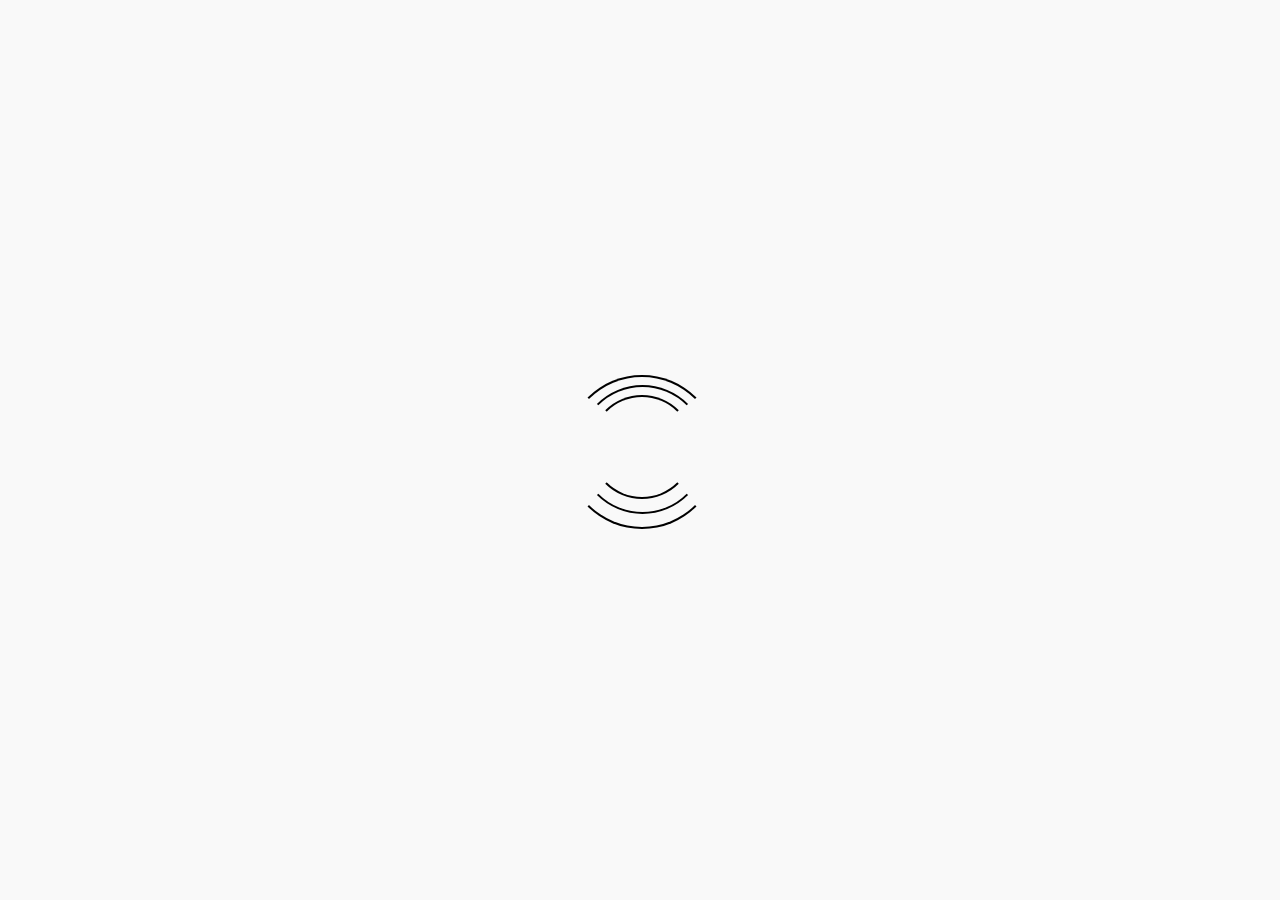
<file: preloader/example/infinite/index.html>
<!DOCTYPE html>
<html>
  <head>
    <meta charset="utf-8">
    <title>Preloader CSS3 animation</title>
    <link href="css/preloader.css" rel="stylesheet">
    <!--DEV STYLES-->
    <style>
      * {
        margin: 0;
        padding: 0;
      }
    </style>
  </head>
  <body>
    <!--PRELOADER-->
    <div class="preloader">
      <div class="spin first"></div>
      <div class="spin second"></div>
      <div class="spin third"></div>
    </div>
    <!--/PRELOADER-->
  </body>
</html>
</file>
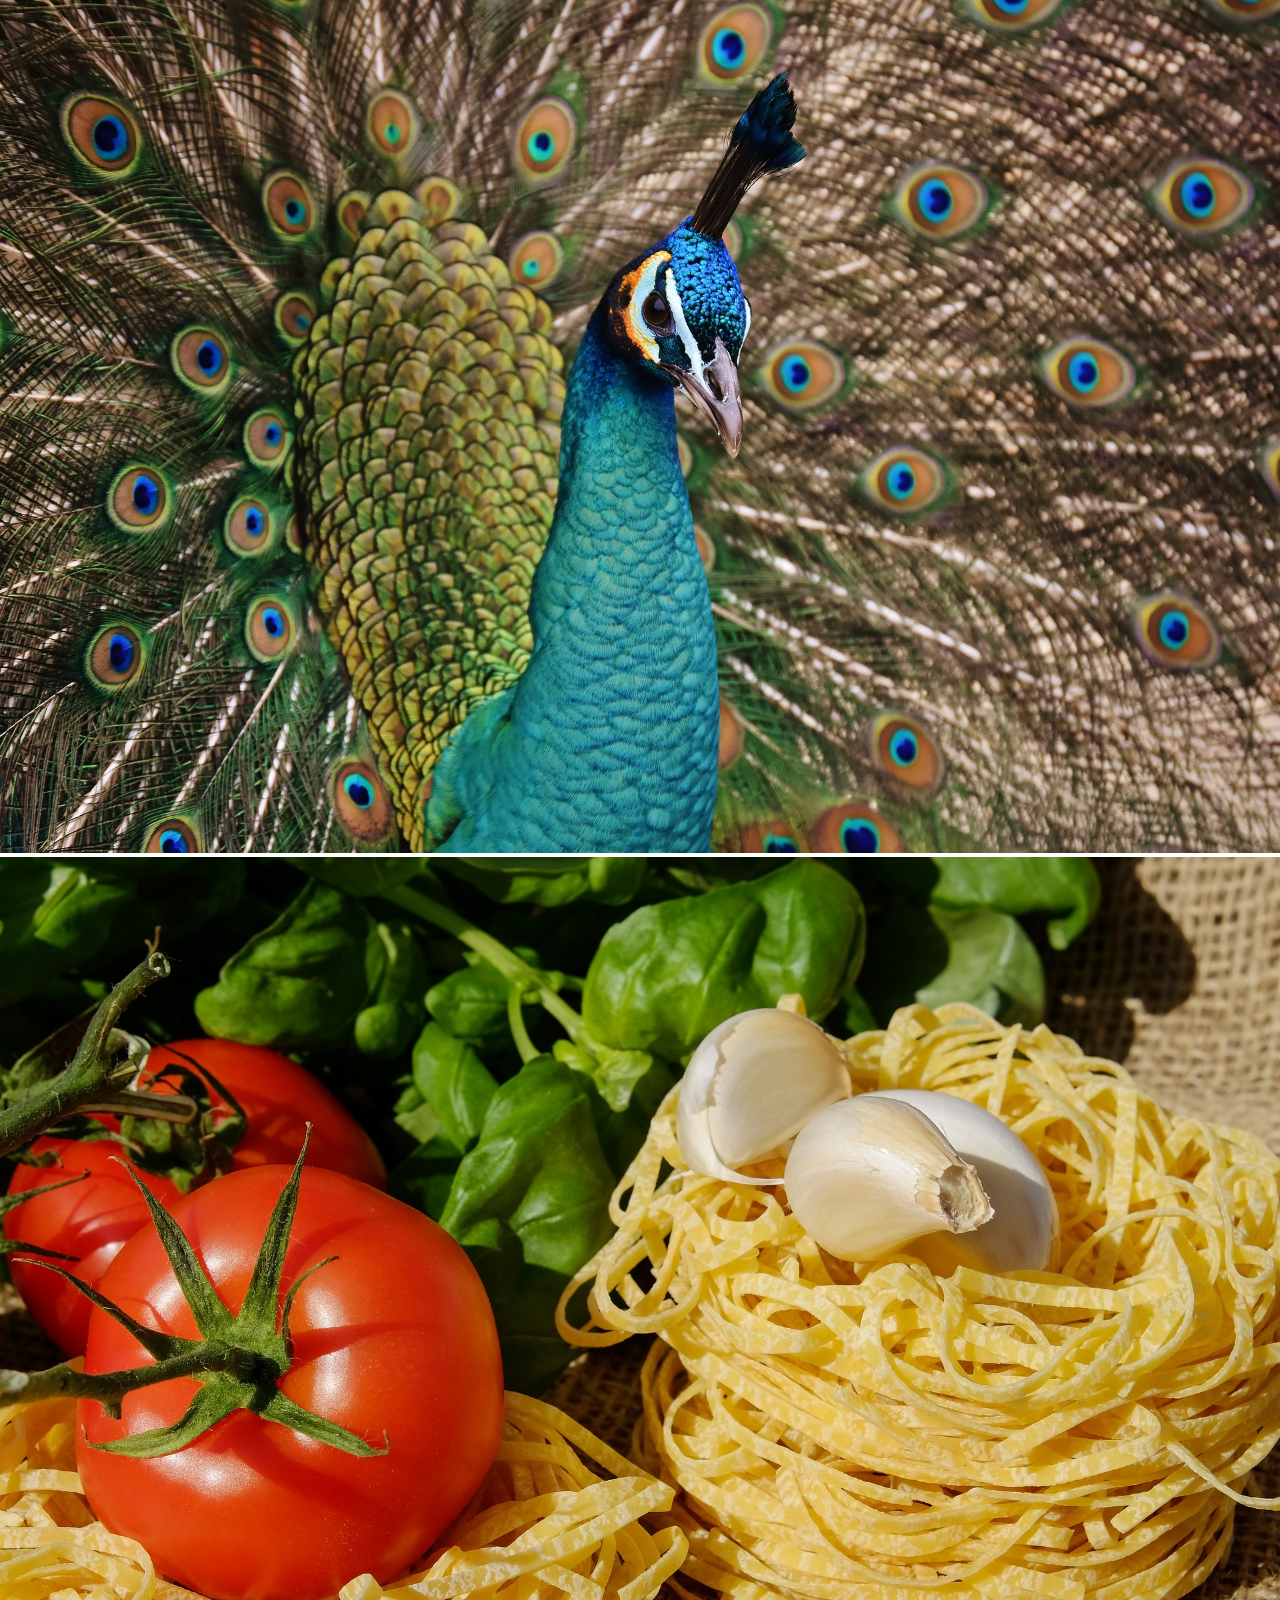
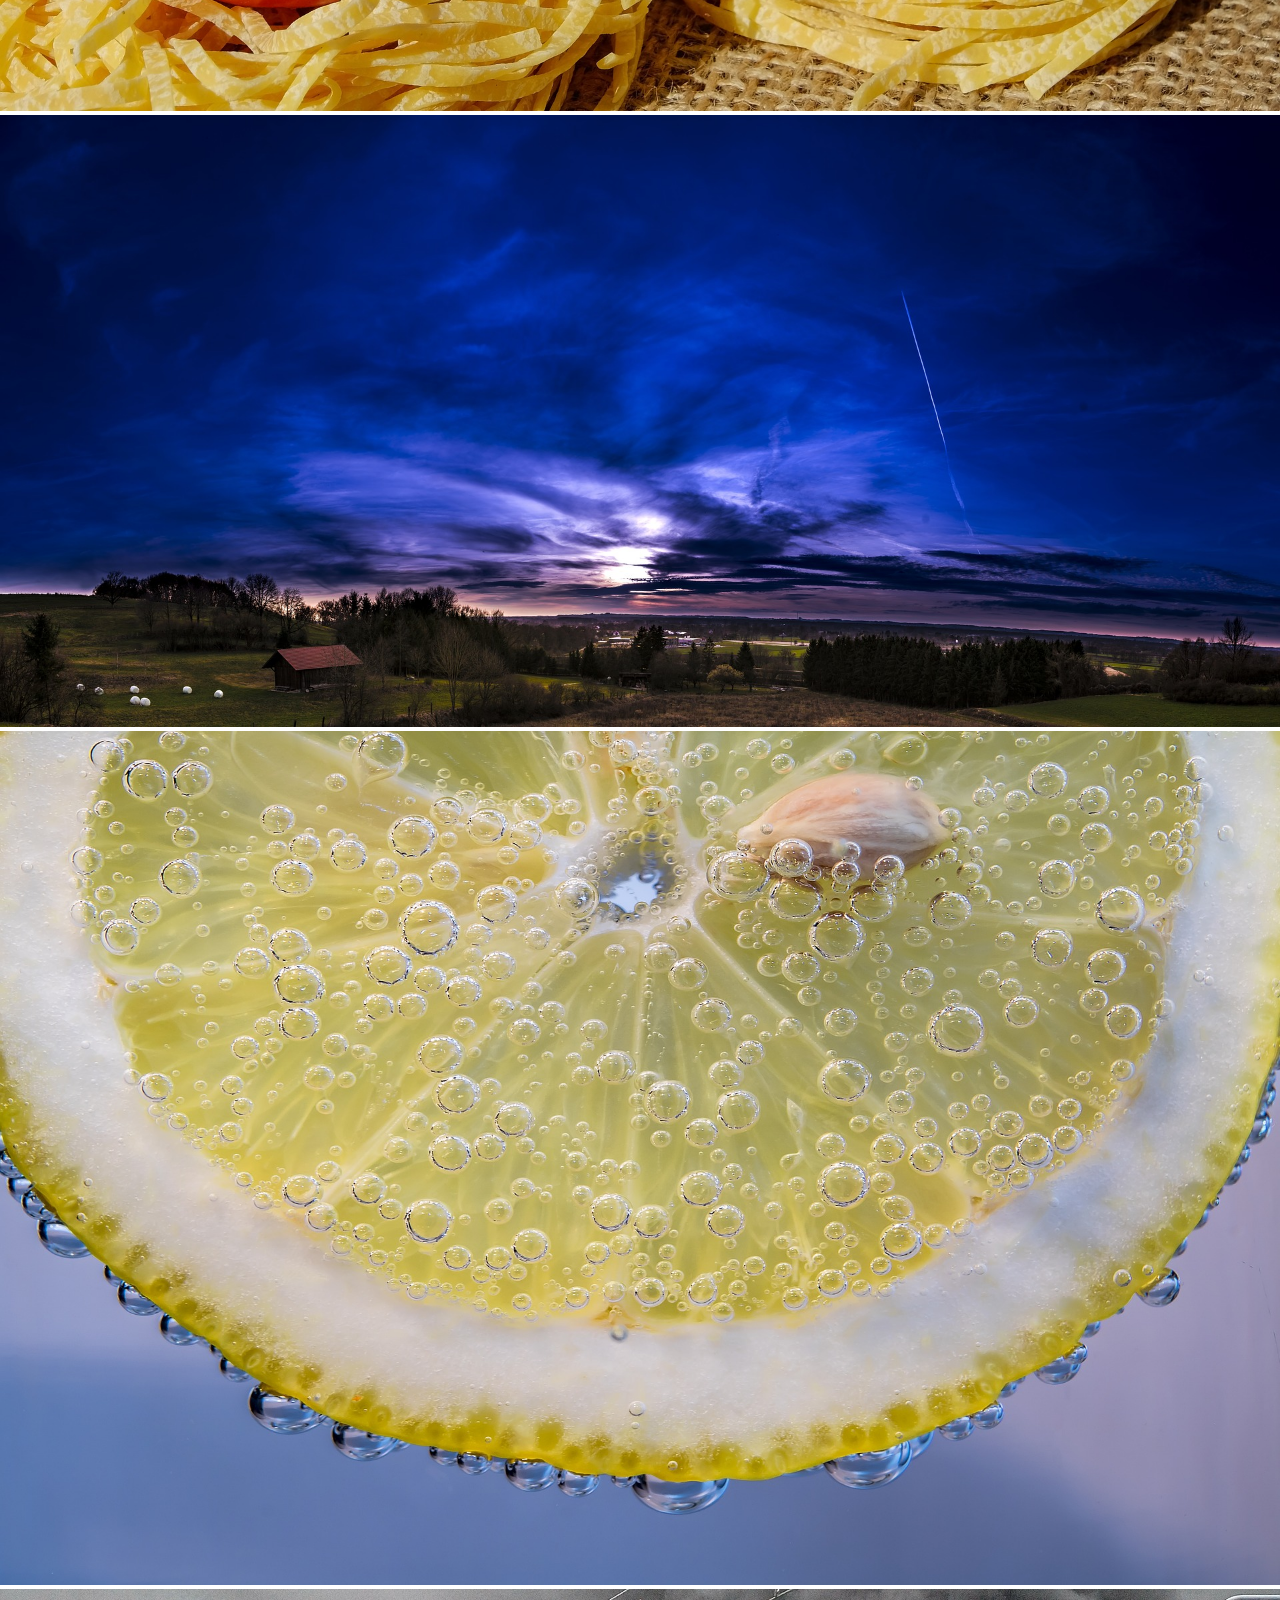
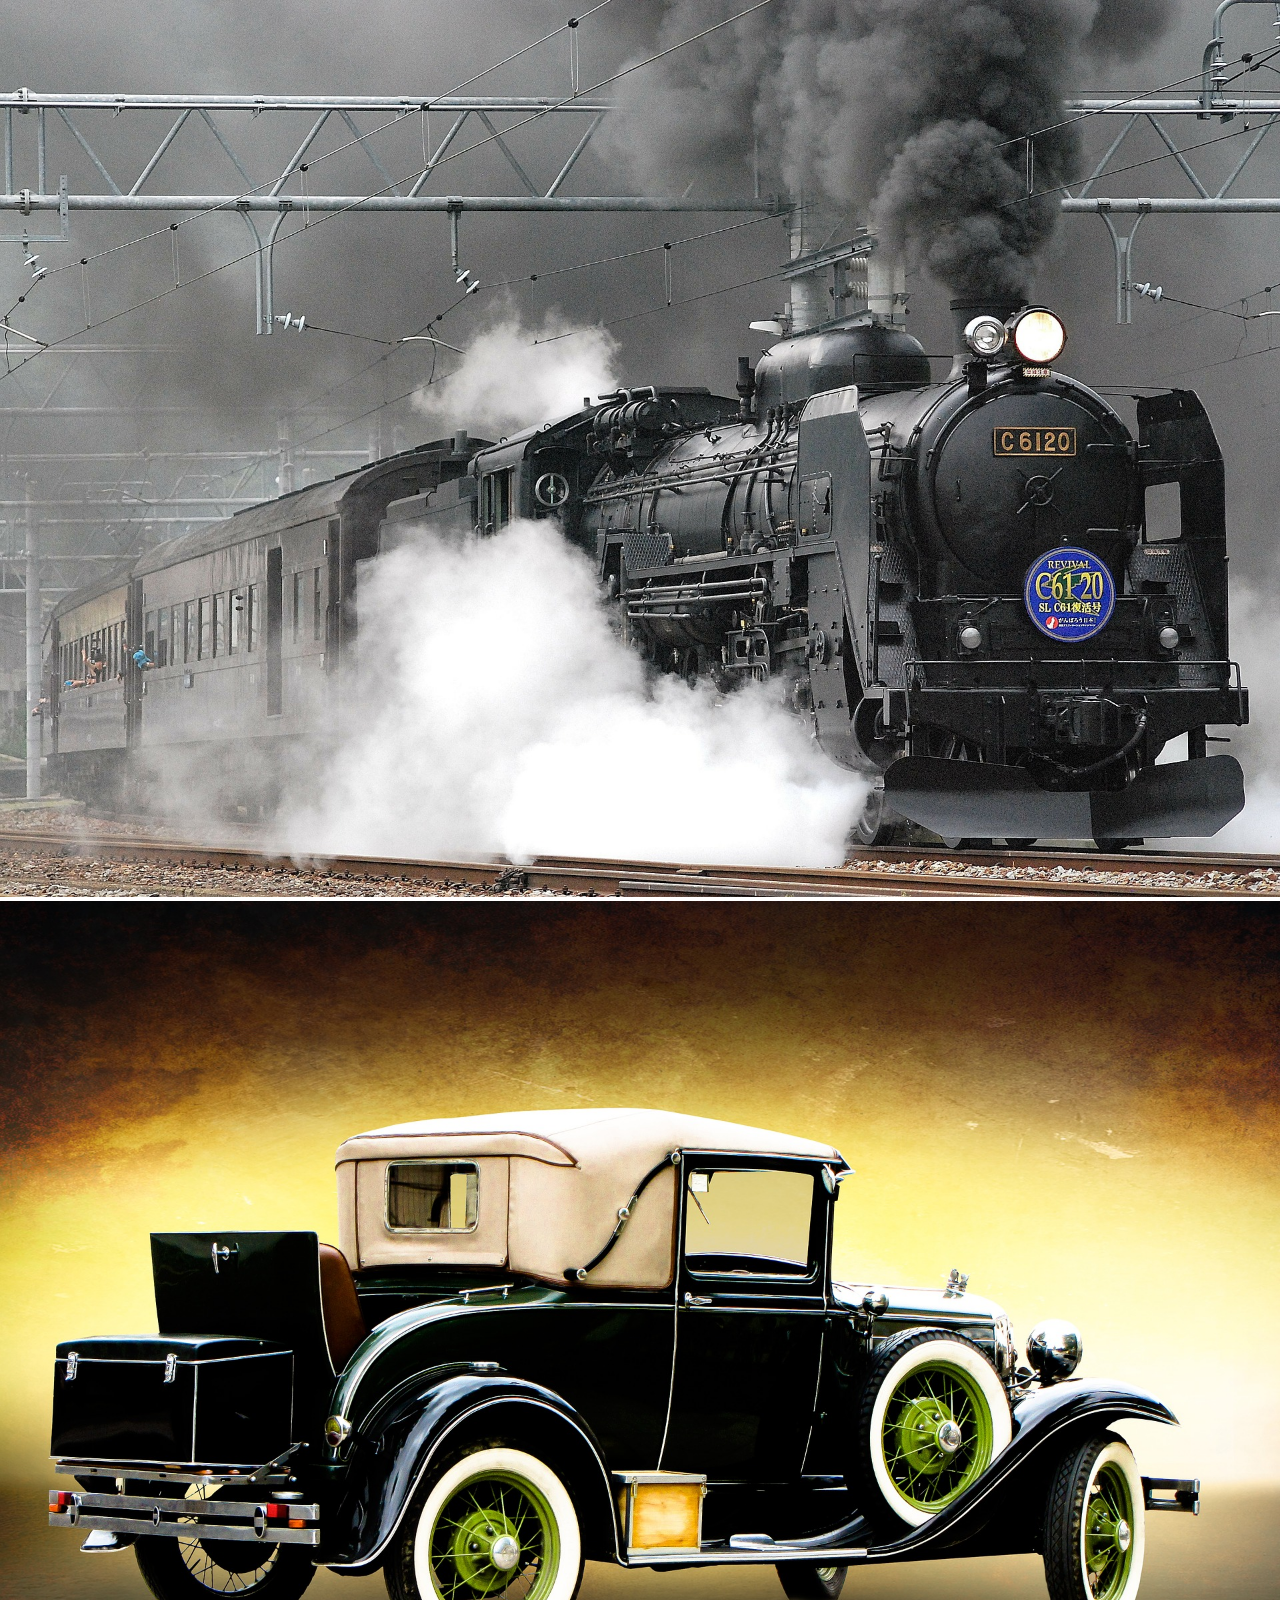
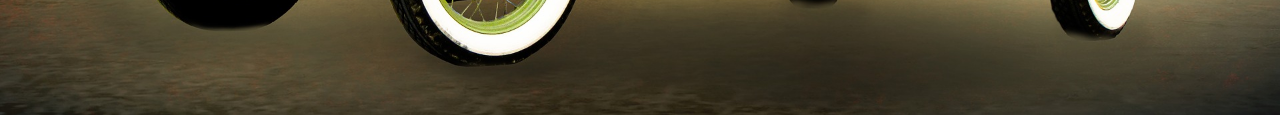
<file: preloader/example/test/index.html>
<!DOCTYPE html>
<html>
  <head>
    <meta charset="utf-8">
    <title>Preloader CSS3 animation</title>
    <link href="css/preloader.css" rel="stylesheet">
    <script src="js/jq.js"></script>
    <script src="js/preloader.js"></script>
    <!--DEV STYLES-->
    <style>
      * {
        margin: 0;
        padding: 0;
      }
      img {
        width: 100%;
        height: auto;
      }
    </style>
  </head>
  <body>
    <!--PRELOADER-->
    <div class="preloader">
      <div class="spin first"></div>
      <div class="spin second"></div>
      <div class="spin third"></div>
    </div>
    <!--/PRELOADER-->
    <!--TEST-->
    <img src="img/1.jpg">
    <img src="img/2.jpg">
    <img src="img/3.jpg">
    <img src="img/4.jpg">
    <img src="img/5.jpg">
    <img src="img/6.jpg">
    <!--/TEST-->
  </body>
</html>
</file>
<file: preloader/example/infinite/css/preloader.css>
.preloader {
  left: 0;
  top: 0;
  position: fixed;
  height: 100%;
  width: 100%;
  background: #f9f9f9;
  z-index: 1000000;
}
.spin {
  border-radius: 360px;
  position: absolute;
  top: 50%;
  margin-top: -75px;
  left: 50%;
  height: 150px;
  width: 150px;
  margin-left: -75px;
  border: 2px solid rgba(255,255,255, 0.0);
  border-top-color: #000;
}
.spin.first {margin-top: -75px; animation: spin 2s infinite linear; border-top-color: #000; border-bottom-color: #000;}
  .spin.second {margin-top: -65px; width: 125px; height: 125px; margin-left: -62.5px; border-top-color: #000; border-bottom-color: #000; animation: spin_reverse 1.5s infinite linear;}
    .spin.third {margin-top: -55px; width: 100px; height: 100px; margin-left: -50px; border-top-color: #000; border-bottom-color: #000; animation: spin 1s infinite linear;}
@keyframes spin {
  to {
    transform: rotate(0deg);
  }
  from {
    transform: rotate(360deg);
  }
}
@keyframes spin_reverse {
  to {
    transform: rotate(360deg);
  }
  from {
    transform: rotate(0deg);
  }
}
</file>
<file: preloader/example/test/css/preloader.css>
.preloader {
  left: 0;
  top: 0;
  position: fixed;
  height: 100%;
  width: 100%;
  background: #f9f9f9;
  z-index: 1000000;
}
.spin {
  border-radius: 360px;
  position: absolute;
  top: 50%;
  margin-top: -75px;
  left: 50%;
  height: 150px;
  width: 150px;
  margin-left: -75px;
  border: 2px solid rgba(255,255,255, 0.0);
  border-top-color: #000;
}
.spin.first {margin-top: -75px; animation: spin 2s infinite linear; border-top-color: #000; border-bottom-color: #000;}
  .spin.second {margin-top: -65px; width: 125px; height: 125px; margin-left: -62.5px; border-top-color: #000; border-bottom-color: #000; animation: spin_reverse 1.5s infinite linear;}
    .spin.third {margin-top: -55px; width: 100px; height: 100px; margin-left: -50px; border-top-color: #000; border-bottom-color: #000; animation: spin 1s infinite linear;}
@keyframes spin {
  to {
    transform: rotate(0deg);
  }
  from {
    transform: rotate(360deg);
  }
}
@keyframes spin_reverse {
  to {
    transform: rotate(360deg);
  }
  from {
    transform: rotate(0deg);
  }
}
</file>
